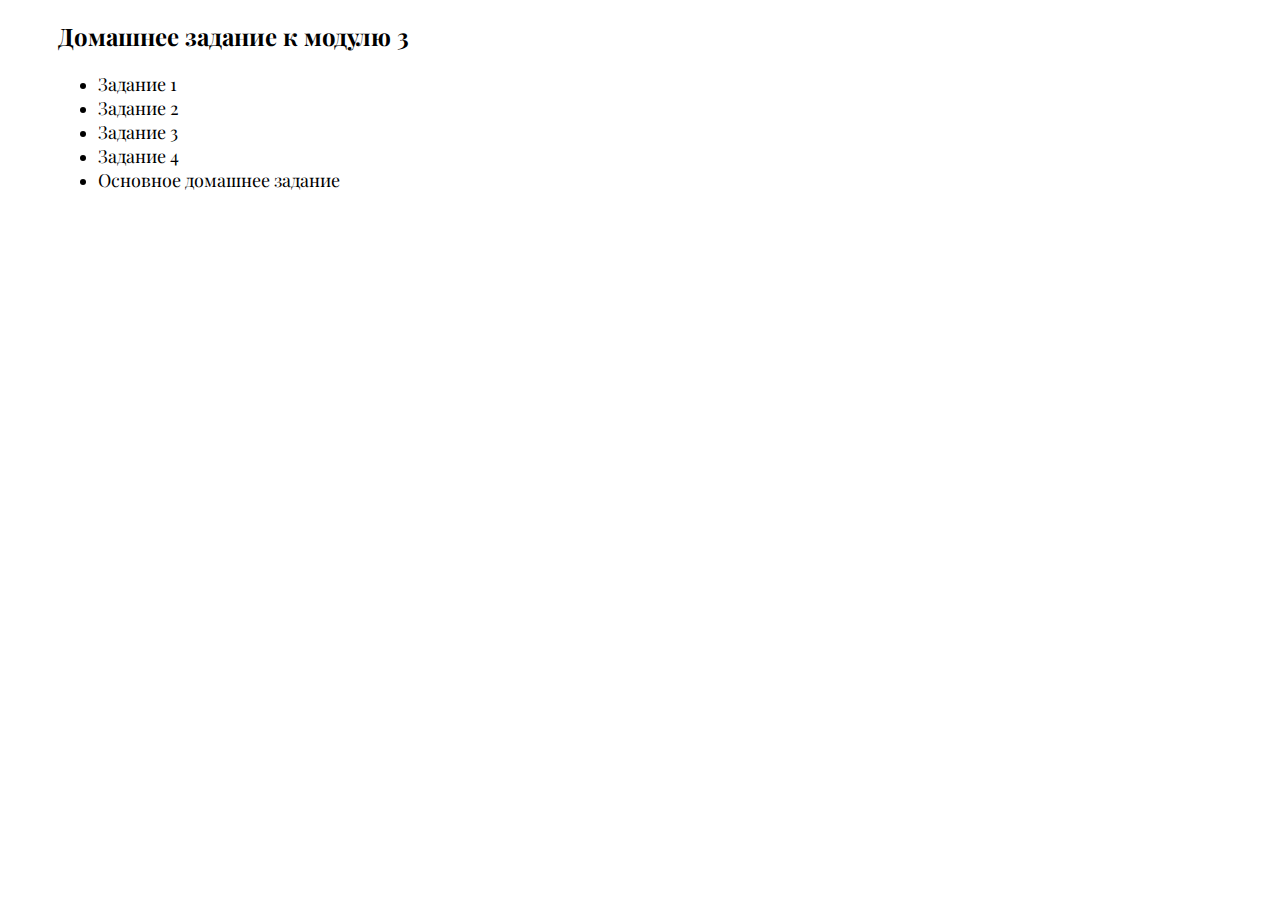
<file: index.html>
<!DOCTYPE html>
<html lang="ru">
<head>
	<meta charset="UTF-8">
	<title>Homework3</title>
	<link href="https://fonts.googleapis.com/css?family=Playfair+Display" rel="stylesheet">
	<link rel="stylesheet" href="css/css_index.css">
	</head>
<body>
	<h2>Домашнее задание к модулю 3</h2>
	<ul>
		<li>
			<a href="index1.html" target="_blank">Задание 1</a>
		</li>
		<li>
			<a href="index2.html" target="_blank">Задание 2
			</a>
		</li>
		<li>
			<a href="index3.html" target="_blank">
				Задание 3
			</a>
		</li>
		<li>
			<a href="index4.html" target="_blank">
				Задание 4
			</a>
		</li>
		<li>
			<a href="index5.html" target="_blank">
				Основное домашнее задание
			</a>
		</li>
	</ul>
</body>
</html>
</file>
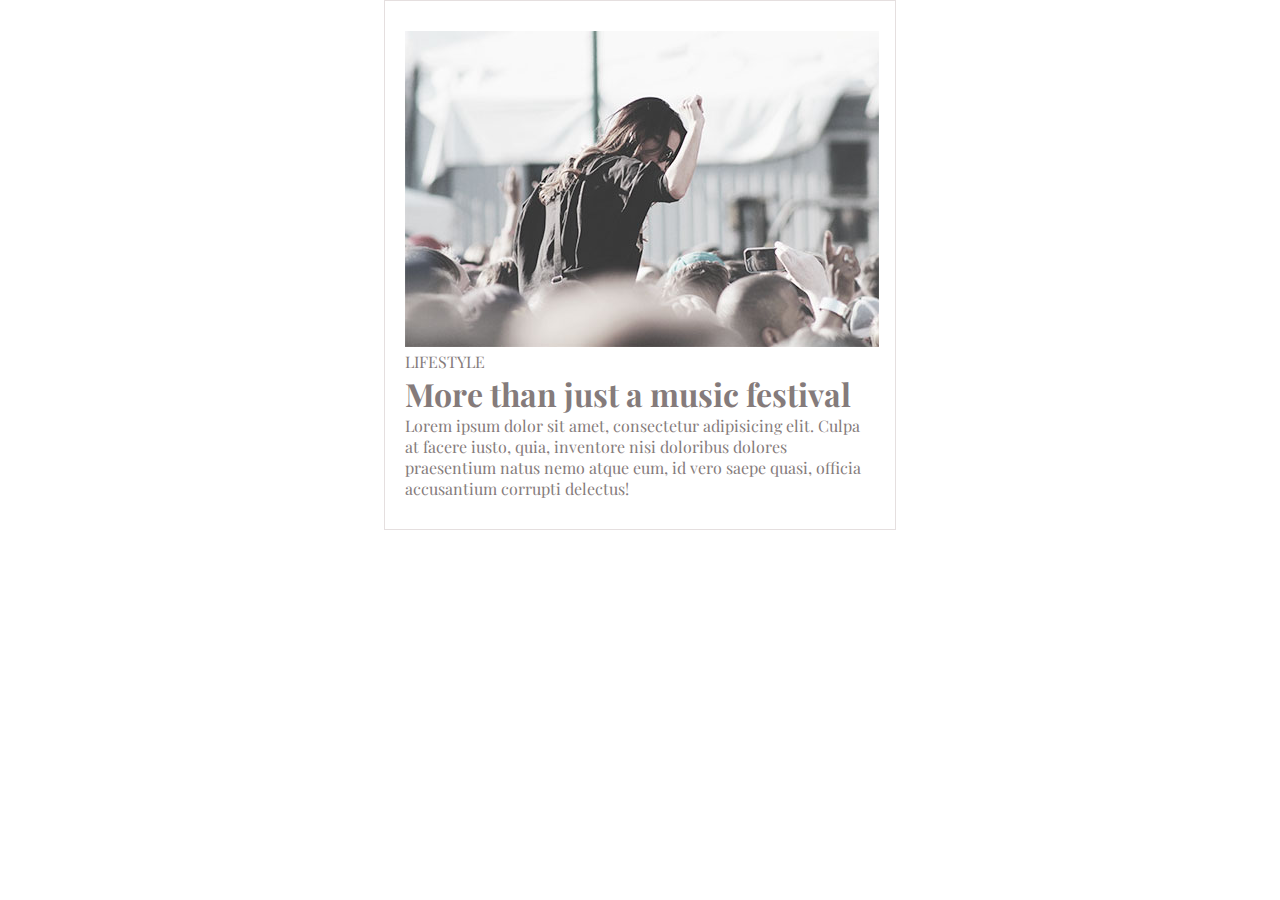
<file: index2.html>
<!DOCTYPE html>
<html lang="en">
<head>
	<meta charset="UTF-8">
	<title>Задание1</title>
	<link href="https://fonts.googleapis.com/css?family=Playfair+Display" rel="stylesheet">
	<link rel="stylesheet" href="css/css_index2.css">
</head>
<body>

<div>
	<img src="img/1-left.jpg" alt="а я балдею!!!" title="Отрыв на концерте">
<p>LIFESTYLE</p>
<h1>More than just a music festival</h1>
<p>Lorem ipsum dolor sit amet, consectetur adipisicing elit. Culpa at facere iusto, quia, inventore nisi doloribus dolores praesentium natus nemo atque eum, id vero saepe quasi, officia accusantium corrupti delectus!</p>
</div>
	
</body>
</html>
</file>
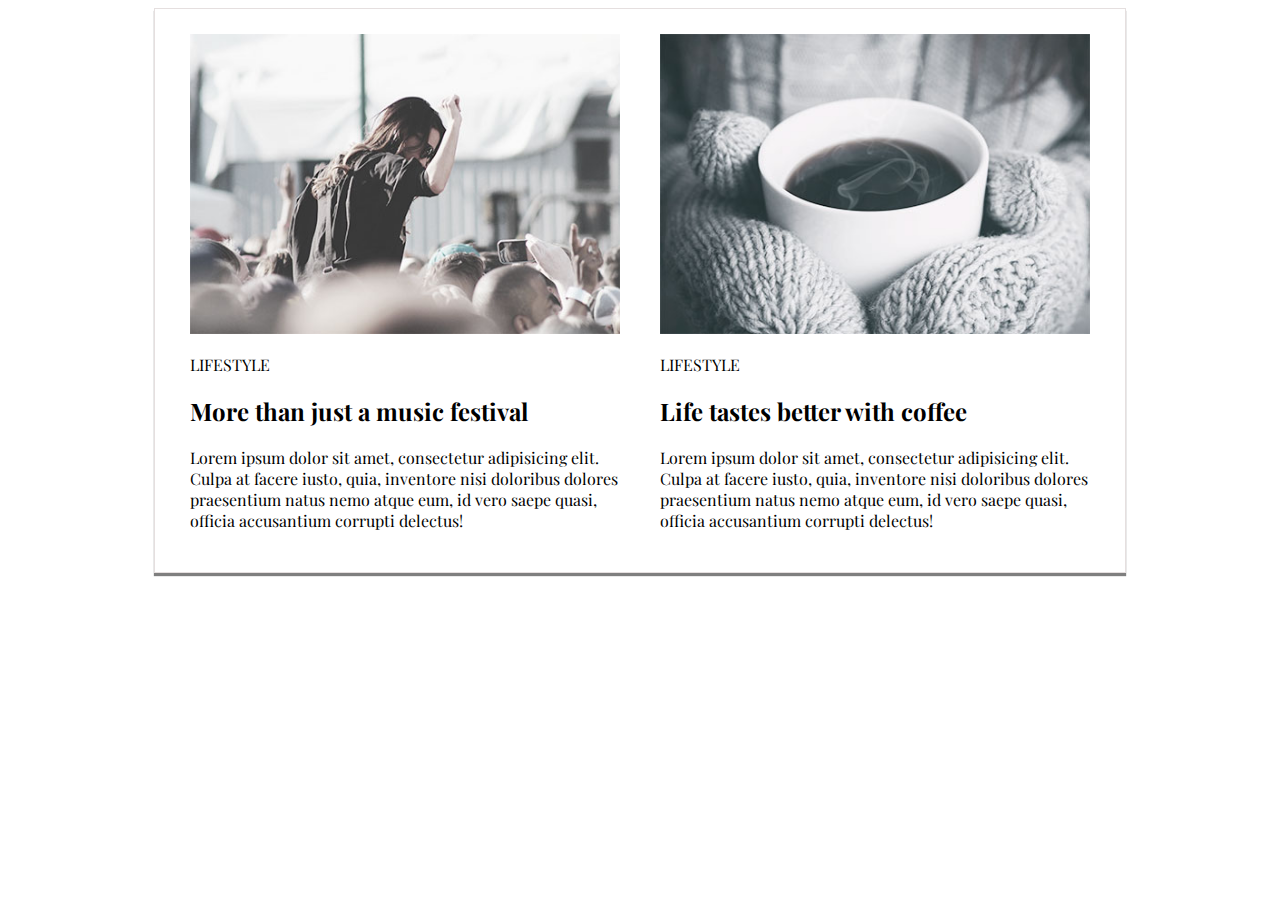
<file: index3.html>
<!DOCTYPE html>
<html lang="en">
<head>
	<meta charset="UTF-8">
	<title>Задание1</title>
	<link href="https://fonts.googleapis.com/css?family=Playfair+Display" rel="stylesheet">
	<link rel="stylesheet" href="css/css_index3.css">
</head>
<body>
<div class="article"> 
<div class="left">
	<img src="img/1-left.jpg" width="430" height="300"  alt="а я балдею!!!" title="Отрыв на концерте">
	<p>LIFESTYLE</p>
	<h2>More than just a music festival</h2>
	<p>Lorem ipsum dolor sit amet, consectetur adipisicing elit. Culpa at facere iusto, quia, inventore nisi doloribus dolores praesentium natus nemo atque eum, id vero saepe quasi, officia accusantium corrupti delectus!</p>
</div>
<div class="right">
	<img src="img/1-right.jpg" width="430" height="300" alt="Кофе на морозе" title="С любимым напитком хоть куда">
	<p>LIFESTYLE</p>
	<h2>Life tastes better with coffee</h2>
	<p>Lorem ipsum dolor sit amet, consectetur adipisicing elit. Culpa at facere iusto, quia, inventore nisi doloribus dolores praesentium natus nemo atque eum, id vero saepe quasi, officia accusantium corrupti delectus!</p>
</div>
</div>
</body>
</html>
</file>
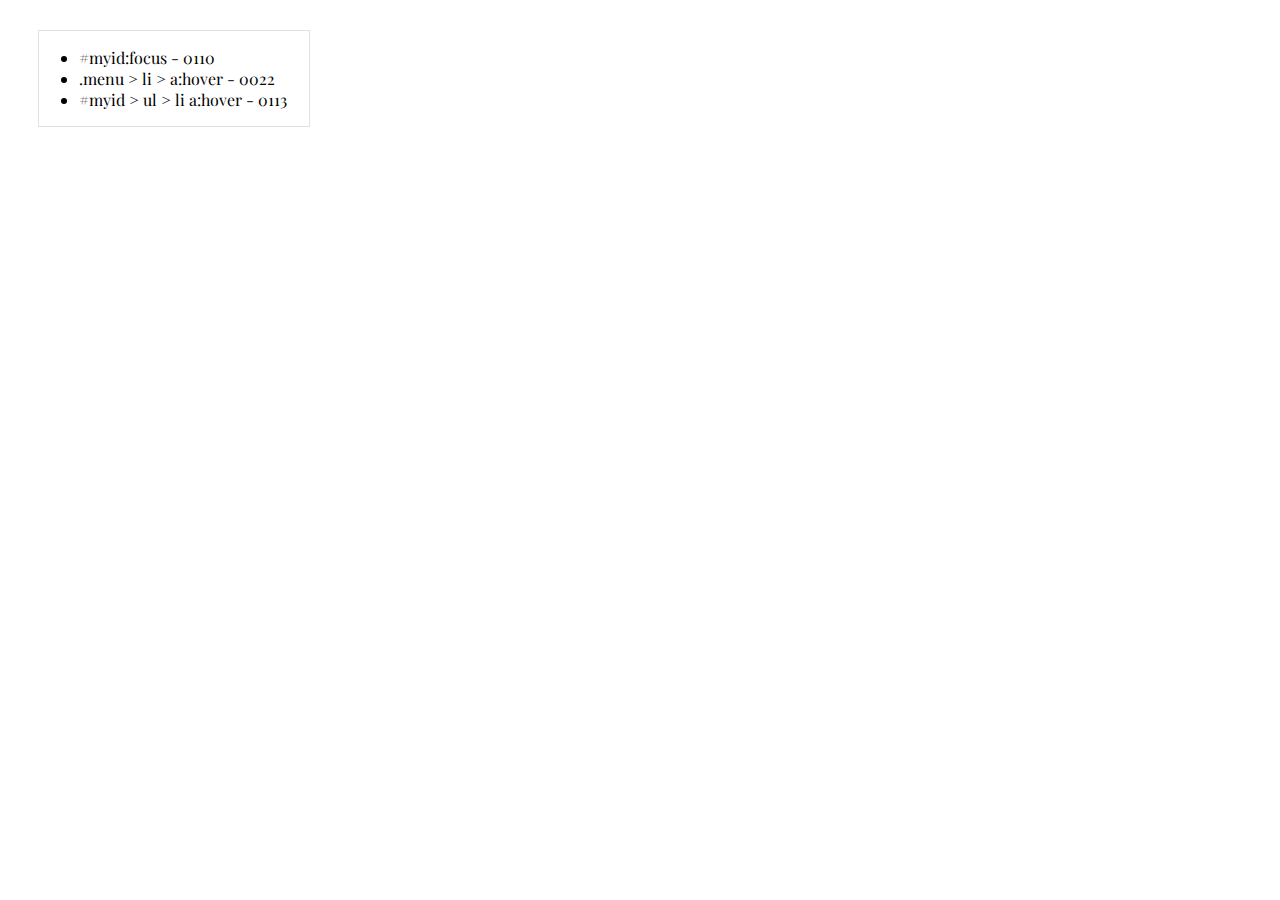
<file: index4.html>
<!DOCTYPE html>
<html lang="en">
<head>
	<meta charset="UTF-8">
	<title>Задание1</title>
	<link href="https://fonts.googleapis.com/css?family=Playfair+Display" rel="stylesheet">
	<link rel="stylesheet" href="css/css_index4.css">
</head>
<body>
<div class="article"> 
	<ul>
		<li>#myid:focus - 0110</li>
		<li>.menu > li > a:hover - 0022</li>
		<li>#myid > ul > li a:hover - 0113</li>
	</ul>
</div>
</body>
</html>
</file>
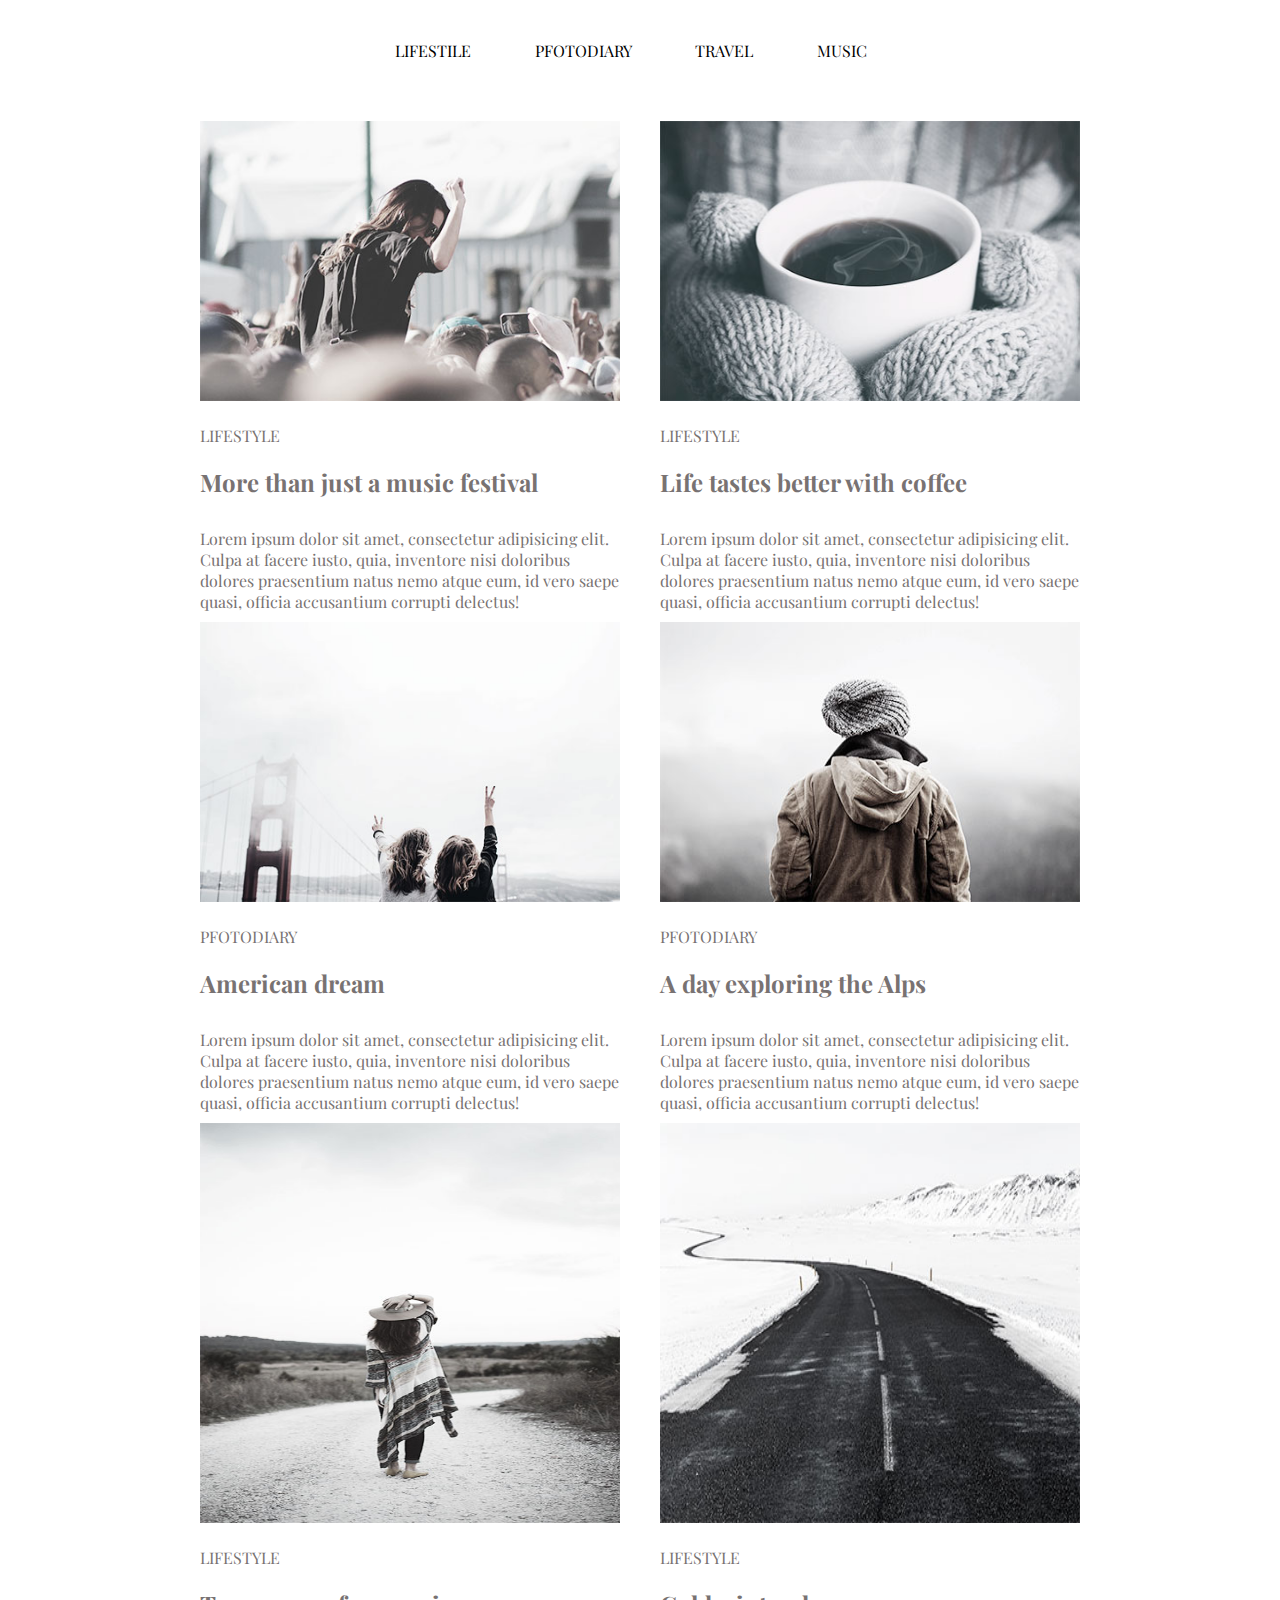
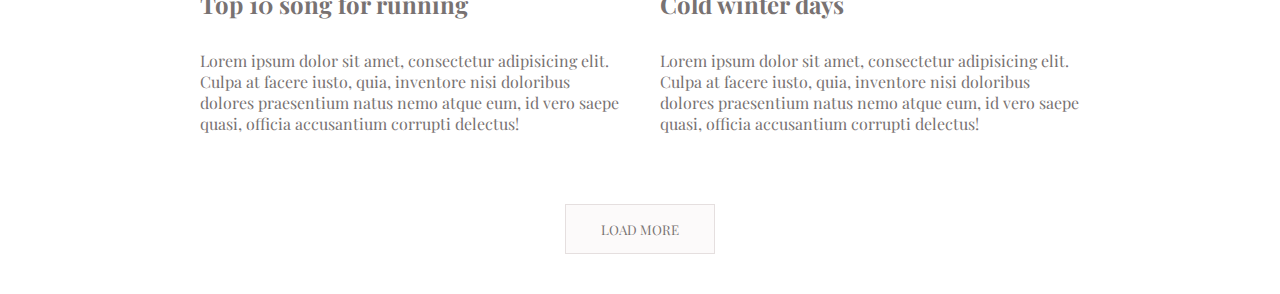
<file: index5.html>
<!DOCTYPE html>
<html lang="ru">
<head>
	<meta charset="UTF-8">
	<title>Module3</title>
	<link href="https://fonts.googleapis.com/css?family=Playfair+Display" rel="stylesheet">
	<link rel="stylesheet" href="css/css_index5.css">
</head>
<body>

<nav class="one">
  <ul>
    <li>
    	<a href="http://google.com.ua" target="_blank">
    		LIFESTILE
    	</a>
    </li>
    <li>
    	<a href="http://google.com.ua" target="_blank">
    		PFOTODIARY
    	</a>
    </li>
    <li>
    	<a href="http://google.com.ua" target="_blank">
    		TRAVEL
    	</a>
    </li>
    <li>
    	<a href="http://google.com.ua" target="_blank">
    		MUSIC
    	</a>
    </li>
  </ul>
</nav>
	
<div class="article"> 
	<div class="left">
		<img src="img/1-left.jpg" width="420" height="280"  alt="а я балдею!!!" title="Отрыв на концерте">
		<p>
			LIFESTYLE
		</p>
		<h2>
			More than just a music festival
		</h2>
		<p>
			Lorem ipsum dolor sit amet, consectetur adipisicing elit. Culpa at facere iusto, quia, inventore nisi doloribus dolores praesentium natus nemo atque eum, id vero saepe quasi, officia accusantium corrupti delectus!
		</p>
		<img src="img/2-left.jpg" width="420" height="280" alt="Американская мечта, ебтель" title="Стоят и машут">
		<p>
			PFOTODIARY
		</p>
		<h2>	
			American dream
		</h2>
		<p>
			Lorem ipsum dolor sit amet, consectetur adipisicing elit. Culpa at facere iusto, quia, inventore nisi doloribus dolores praesentium natus nemo atque eum, id vero saepe quasi, officia accusantium corrupti delectus!
		</p>
		<img src="img/3-left.jpg" width="420" height="400" alt="Бегу ....пою" title="Бегущая певица">
		<p>
			LIFESTYLE
		</p>
		<h2>
			Top 10 song for running
		</h2>
		<p>
		Lorem ipsum dolor sit amet, consectetur adipisicing elit. Culpa at facere iusto, quia, inventore nisi doloribus dolores praesentium natus nemo atque eum, id vero saepe quasi, officia accusantium corrupti delectus!
		</p>
	</div>
	<div class="right">
		<img src="img/1-right.jpg" width="420" height="280" alt="Кофе на морозе" title="С любимым напитком хоть куда">
		<p>
			LIFESTYLE
		</p>
		<h2>
			Life tastes better with coffee
		</h2>
		<p>
			Lorem ipsum dolor sit amet, consectetur adipisicing elit. Culpa at facere iusto, quia, inventore nisi doloribus dolores praesentium natus nemo atque eum, id vero saepe quasi, officia accusantium corrupti delectus!
		</p>
		<img src="img/2-right.jpg" width="420" height="280" alt="Мужик собрался в альпы" title="Мужик сошел с ума">
		<p>
			PFOTODIARY
		</p>
		<h2>
			A day exploring the Alps
		</h2>
		<p>
			Lorem ipsum dolor sit amet, consectetur adipisicing elit. Culpa at facere iusto, quia, inventore nisi doloribus dolores praesentium natus nemo atque eum, id vero saepe quasi, officia accusantium corrupti delectus!
		</p>	
		<img src="img/3-right.jpg" width="420" height="400" alt="Морозяка" title="Морозяка">
		<p>
			LIFESTYLE
		</p>
		<h2>
			Cold winter days
		</h2>
		<p>
			Lorem ipsum dolor sit amet, consectetur adipisicing elit. Culpa at facere iusto, quia, inventore nisi doloribus dolores praesentium natus nemo atque eum, id vero saepe quasi, officia accusantium corrupti delectus!
		</p>
	</div>
</div>

<div class="footer">
	<button>
		<a href="http://google.com.ua" target="_blank">LOAD MORE</a>
	</button>
</div>

</body>
</html>
</file>
<file: css/css_index.css>
*{
	font-family: 'Playfair Display';
	}

ul,h2 {
	margin-left: 50px;
	}
a {
    text-decoration: none;
    color: black;
    font-size:18px; 
   } 
a:hover { 
    text-decoration: underline; 
    color: red; 
}
</file>
<file: css/css_index2.css>
*{
	font-family: 'Playfair Display';
	margin: 0;
	padding: 0;
}
div {
 width: 470px;
 margin: 0 auto;
 padding: 30px 20px 30px 20px;
 border: 1px solid #e5dfdf;
 color: #857b7b;
}
</file>
<file: css/css_index3.css>
*{
	font-family: 'Playfair Display';
}
/*.article {
	width: 960px;
    display: block;
    margin-left: auto;
    margin-right: auto;
	color:#857b7b;
	border: 1px solid #e5dfdf;
     }
div {
 /*width: 960px;
 /*margin: 0 auto;
 /*padding: 10px 30px 10px 10px;
 color: #857b7b;*/
 /*}
.left, .right {
float: left;
width: 430px;
margin-right: 20px;
}*/

.article {
	width: 960px;
	margin: 0 auto;
    display: flex;
    align-items: center;
    justify-content: center;
    height: 100%;
    border: 1px solid #e5dfdf;
    box-shadow: 0 3px 1px rgba(0,0,0,0.5);
    padding: 5px;
}

.left, .right {
    width: 430px;
    padding: 20px;    
}
</file>
<file: css/css_index4.css>
*{
	font-family: 'Playfair Display';
}
div {
 width: 270px;
 margin: 30px 30px;
 border: 1px solid #e5dfdf;
 color: black;
}
</file>
<file: css/css_index5.css>
*{
	font-family: 'Playfair Display';
  margin: 0;
  padding: 0;
  color: #787272;
}
a {
  text-decoration: none;
  }
p {
  padding: 20px 0px 10px 0px; 
  }
h2 { padding: 10px 0px 10px 0px; 
    }
nav {
  display: block;
  width: 610px;
  margin: auto;
  padding: 40px 30px 40px 30px;
       }
.one a {
  color: black;  
  margin-left: 60px;
}
.one a:hover {/*background:*/color: #f53333;}
.one li {
  display: inline;
 }
 .article {
  width: 960px;
  margin: 0 auto;
  display: flex;
  align-items: center;
  justify-content: center;
  height: 100%;
  /*border: 1px solid #e5dfdf;
  box-shadow: 0 3px 1px rgba(0,0,0,0.5);
  text-decoration-color: grey;
  /*padding: 5px;*/
}
.left, .right {
    width: 420px;
    padding: 20px;    
}
.footer {
  width: 960px;
  margin: 0 auto;
  padding: 40px 0px 40px 0px; 
  display: flex;
  align-items: center;
  justify-content: center;
  height: 100%;
}
.footer a:hover {color: #f53333;}

button{
  width: 150px;
  height: 50px; 
  background: #fcfafa;
  border: 1px solid #e5dfdf;
    }
</file>
